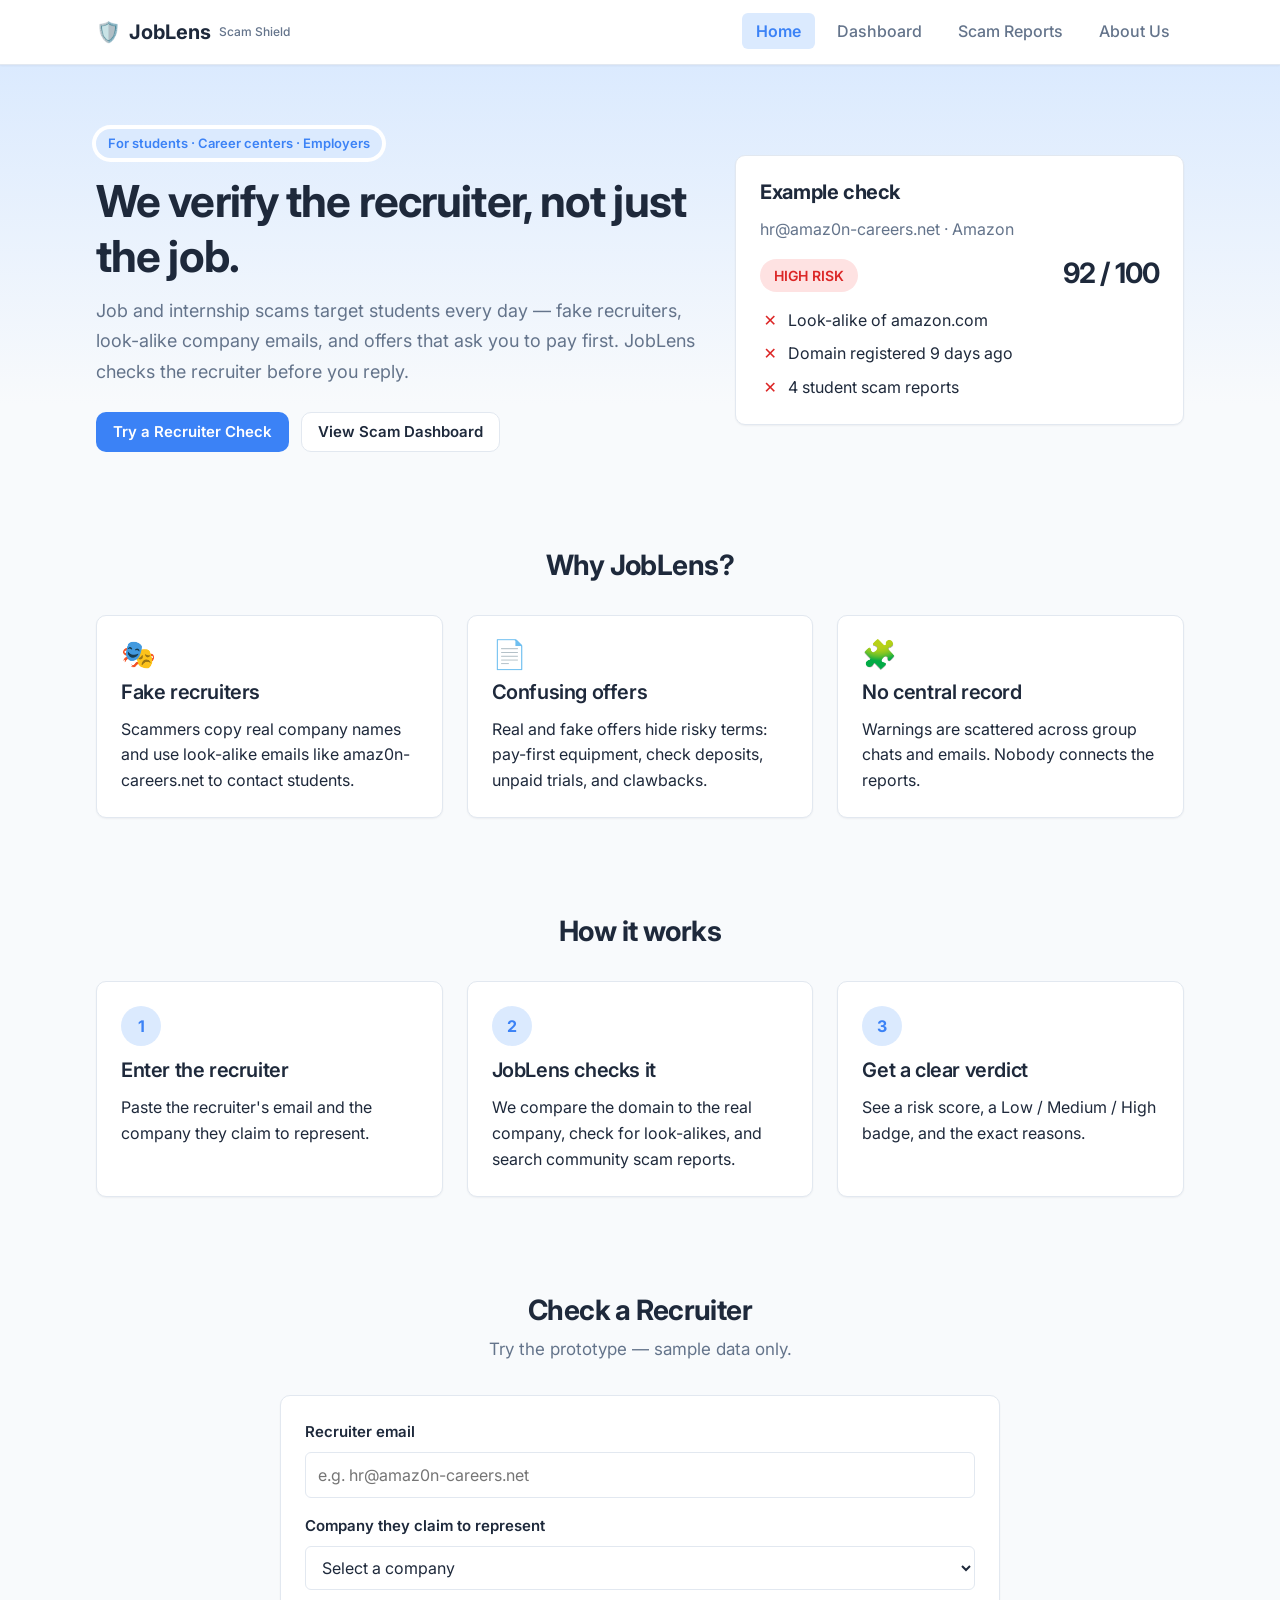
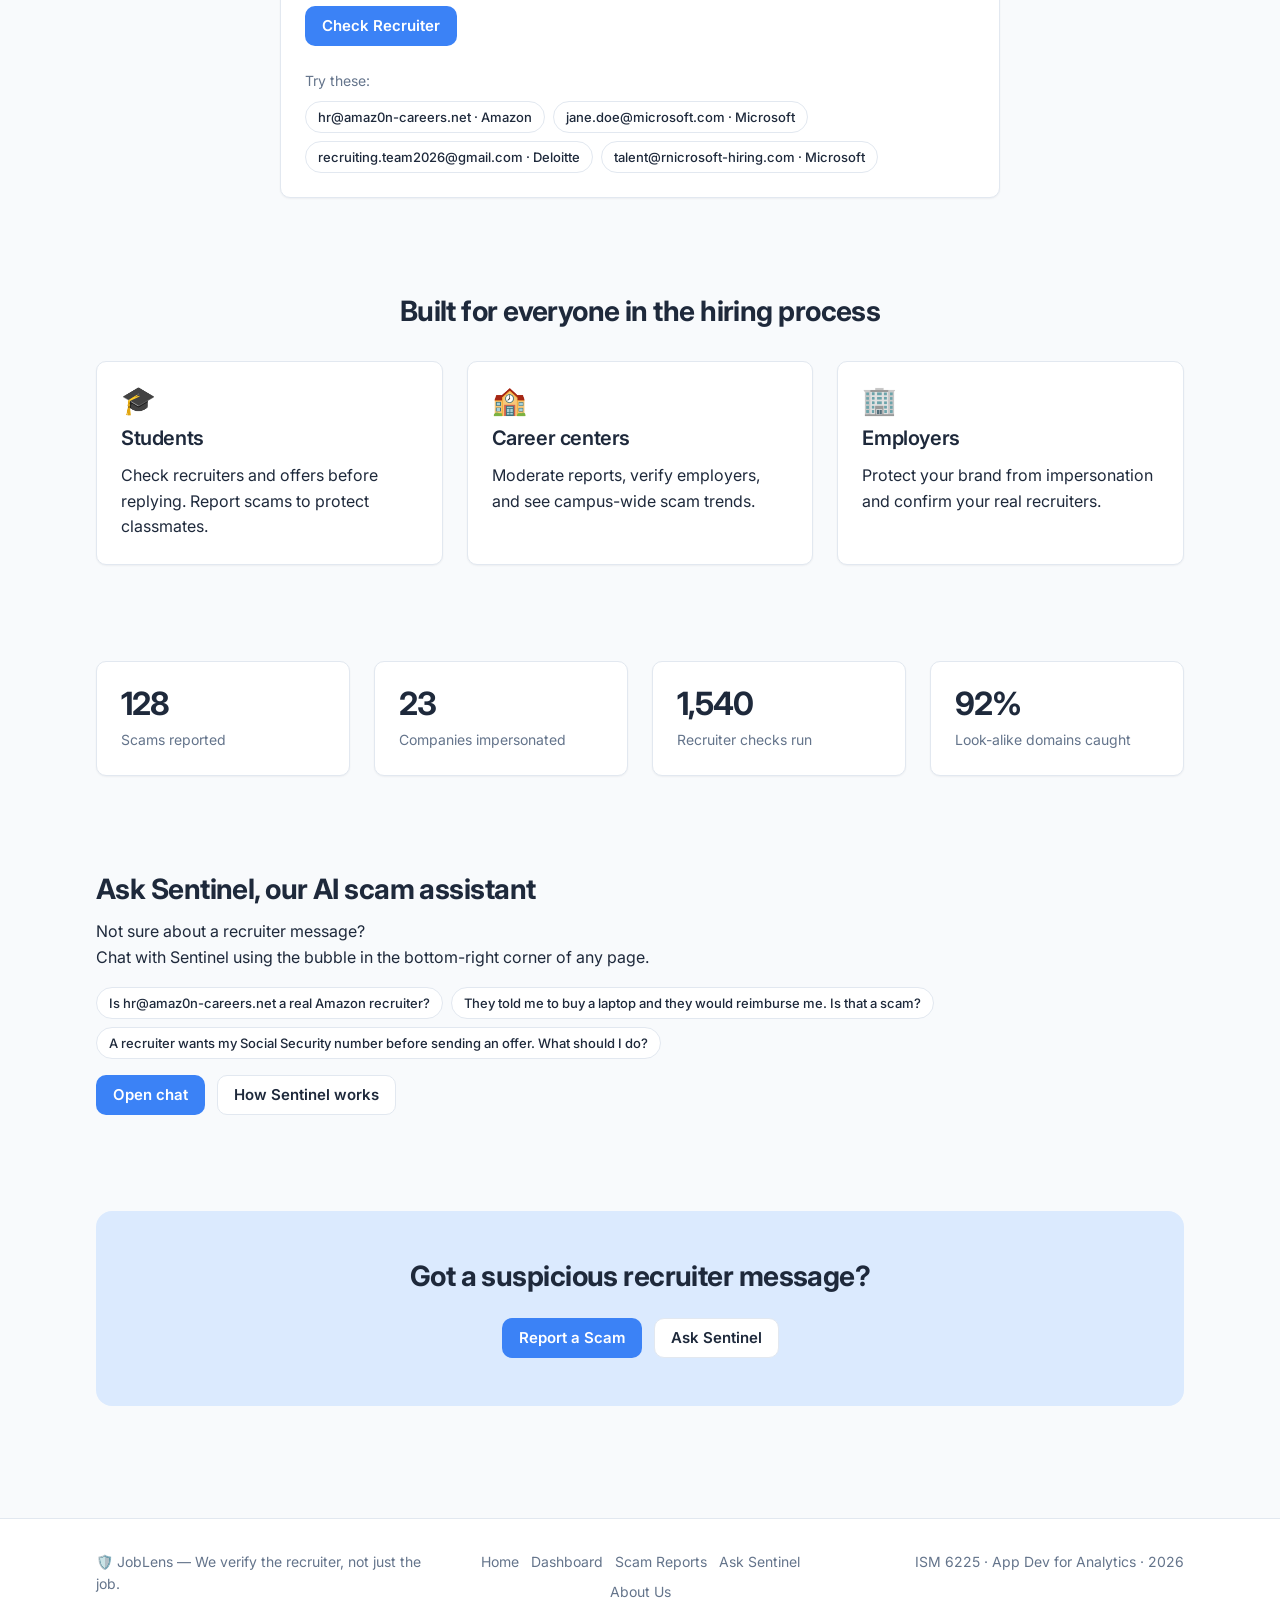
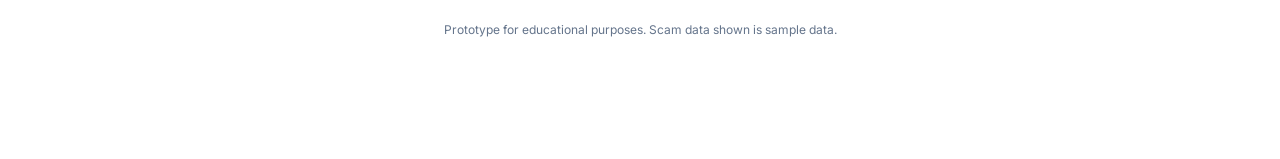
<file: index.html>
<!DOCTYPE html>
<html lang="en">
<head>
  <meta charset="UTF-8">
  <meta name="viewport" content="width=device-width, initial-scale=1">
  <title>JobLens | Home</title>
  <meta name="description" content="JobLens helps students check job and internship offers for scam risk. A trust-and-safety tool for university career centers.">
  <link rel="preconnect" href="https://fonts.googleapis.com">
  <link rel="preconnect" href="https://fonts.gstatic.com" crossorigin>
  <link href="https://fonts.googleapis.com/css2?family=Inter:wght@400;500;600;700&display=swap" rel="stylesheet">
  <link rel="stylesheet" href="css/site.css">
  <!-- ===================== BOTPRESS EMBED (Sentinel) ===================== -->
  <script src="https://cdn.botpress.cloud/webchat/v5.0/inject.js"></script>
  <script src="https://files.bpcontent.cloud/2026/10/27/17/20261027173845-1T2RG80U.js" defer></script>
  <!-- ===================== END BOTPRESS EMBED ============================ -->
</head>
<body>
  <header id="site-header" class="site-header">
    <nav class="navbar container flex-between" aria-label="Main navigation">
      <a class="brand" href="index.html">
        <span class="brand-mark" aria-hidden="true">🛡️</span>
        <span class="brand-name">JobLens</span>
        <span class="brand-tagline">Scam Shield</span>
      </a>
      <button class="nav-toggle" type="button" aria-label="Open menu" aria-expanded="false" aria-controls="nav-links">☰</button>
      <ul class="nav-links" id="nav-links">
        <li><a class="nav-link" href="index.html">Home</a></li>
        <li><a class="nav-link" href="dashboard.html">Dashboard</a></li>
        <li><a class="nav-link" href="crud.html">Scam Reports</a></li>
        <li><a class="nav-link" href="aboutus.html">About Us</a></li>
      </ul>
    </nav>
  </header>
  <main class="home">
    <section class="hero">
      <div class="container hero-grid">
        <div class="hero-copy">
          <p class="pill">For students · Career centers · Employers</p>
          <h1>We verify the recruiter, not just the job.</h1>
          <p class="lead">Job and internship scams target students every day — fake recruiters, look-alike company emails, and offers that ask you to pay first. JobLens checks the recruiter before you reply.</p>
          <div class="hero-actions">
            <a class="btn btn-primary" href="#check">Try a Recruiter Check</a>
            <a class="btn btn-secondary" href="dashboard.html">View Scam Dashboard</a>
          </div>
        </div>
        <article class="card example-card">
          <h2 class="example-title">Example check</h2>
          <p class="text-muted example-meta">hr@amaz0n-careers.net · Amazon</p>
          <div class="example-scoreline">
            <span class="badge badge-high badge-lg">HIGH RISK</span>
            <p class="example-score">92 / 100</p>
          </div>
          <ul class="reason-list">
            <li><span class="reason-icon bad" aria-hidden="true">✕</span><span>Look-alike of amazon.com</span></li>
            <li><span class="reason-icon bad" aria-hidden="true">✕</span><span>Domain registered 9 days ago</span></li>
            <li><span class="reason-icon bad" aria-hidden="true">✕</span><span>4 student scam reports</span></li>
          </ul>
        </article>
      </div>
    </section>

    <section class="section">
      <div class="container">
        <div class="section-heading">
          <h2 class="section-title">Why JobLens?</h2>
        </div>
        <div class="grid grid-3">
          <article class="card">
            <p class="card-emoji" aria-hidden="true">🎭</p>
            <h3>Fake recruiters</h3>
            <p>Scammers copy real company names and use look-alike emails like amaz0n-careers.net to contact students.</p>
          </article>
          <article class="card">
            <p class="card-emoji" aria-hidden="true">📄</p>
            <h3>Confusing offers</h3>
            <p>Real and fake offers hide risky terms: pay-first equipment, check deposits, unpaid trials, and clawbacks.</p>
          </article>
          <article class="card">
            <p class="card-emoji" aria-hidden="true">🧩</p>
            <h3>No central record</h3>
            <p>Warnings are scattered across group chats and emails. Nobody connects the reports.</p>
          </article>
        </div>
      </div>
    </section>

    <section class="section">
      <div class="container">
        <div class="section-heading">
          <h2 class="section-title">How it works</h2>
        </div>
        <ol class="grid grid-3 step-list">
          <li class="card">
            <span class="step-number" aria-hidden="true">1</span>
            <h3>Enter the recruiter</h3>
            <p>Paste the recruiter's email and the company they claim to represent.</p>
          </li>
          <li class="card">
            <span class="step-number" aria-hidden="true">2</span>
            <h3>JobLens checks it</h3>
            <p>We compare the domain to the real company, check for look-alikes, and search community scam reports.</p>
          </li>
          <li class="card">
            <span class="step-number" aria-hidden="true">3</span>
            <h3>Get a clear verdict</h3>
            <p>See a risk score, a Low / Medium / High badge, and the exact reasons.</p>
          </li>
        </ol>
      </div>
    </section>

    <section class="section" id="check">
      <div class="container">
        <div class="section-heading">
          <h2 class="section-title">Check a Recruiter</h2>
          <p class="section-subtitle">Try the prototype — sample data only.</p>
        </div>
        <div class="check-wrap">
          <form id="recruiter-form" class="card check-form" novalidate>
            <div class="form-group">
              <label for="recruiter-email">Recruiter email</label>
              <input id="recruiter-email" name="email" type="email" required placeholder="e.g. hr@amaz0n-careers.net" autocomplete="off">
              <p id="recruiter-error" class="form-error" hidden></p>
            </div>
            <div class="form-group">
              <label for="company">Company they claim to represent</label>
              <select id="company" name="company" required>
                <option value="">Select a company</option>
                <option>Amazon</option>
                <option>Microsoft</option>
                <option>Google</option>
                <option>Deloitte</option>
                <option>JPMorgan Chase</option>
                <option>Raymond James</option>
                <option>Moffitt Cancer Center</option>
                <option>Publix</option>
                <option>Other / Not listed</option>
              </select>
              <p id="company-error" class="form-error" hidden></p>
            </div>
            <button class="btn btn-primary" type="submit">Check Recruiter</button>
            <div class="try-these">
              <p class="small text-muted">Try these:</p>
              <div class="chip-row">
                <button class="chip" type="button" data-email="hr@amaz0n-careers.net" data-company="Amazon">hr@amaz0n-careers.net · Amazon</button>
                <button class="chip" type="button" data-email="jane.doe@microsoft.com" data-company="Microsoft">jane.doe@microsoft.com · Microsoft</button>
                <button class="chip" type="button" data-email="recruiting.team2026@gmail.com" data-company="Deloitte">recruiting.team2026@gmail.com · Deloitte</button>
                <button class="chip" type="button" data-email="talent@rnicrosoft-hiring.com" data-company="Microsoft">talent@rnicrosoft-hiring.com · Microsoft</button>
              </div>
            </div>
          </form>
          <div id="check-result" aria-live="polite" hidden></div>
        </div>
      </div>
    </section>

    <section class="section">
      <div class="container">
        <div class="section-heading">
          <h2 class="section-title">Built for everyone in the hiring process</h2>
        </div>
        <div class="grid grid-3">
          <article class="card">
            <p class="card-emoji" aria-hidden="true">🎓</p>
            <h3>Students</h3>
            <p>Check recruiters and offers before replying. Report scams to protect classmates.</p>
          </article>
          <article class="card">
            <p class="card-emoji" aria-hidden="true">🏫</p>
            <h3>Career centers</h3>
            <p>Moderate reports, verify employers, and see campus-wide scam trends.</p>
          </article>
          <article class="card">
            <p class="card-emoji" aria-hidden="true">🏢</p>
            <h3>Employers</h3>
            <p>Protect your brand from impersonation and confirm your real recruiters.</p>
          </article>
        </div>
      </div>
    </section>

    <section class="section">
      <div class="container">
        <div class="grid grid-4">
          <article class="kpi">
            <p class="kpi-value">128</p>
            <p class="kpi-label">Scams reported</p>
          </article>
          <article class="kpi">
            <p class="kpi-value">23</p>
            <p class="kpi-label">Companies impersonated</p>
          </article>
          <article class="kpi">
            <p class="kpi-value">1,540</p>
            <p class="kpi-label">Recruiter checks run</p>
          </article>
          <article class="kpi">
            <p class="kpi-value">92%</p>
            <p class="kpi-label">Look-alike domains caught</p>
          </article>
        </div>
      </div>
    </section>

    <section class="section sentinel-home" aria-labelledby="sentinel-home-title">
      <div class="container">
        <h2 id="sentinel-home-title">Ask Sentinel, our AI scam assistant</h2>
        <p>Not sure about a recruiter message?</p>
        <p>Chat with Sentinel using the bubble in the bottom-right corner of any page.</p>
        <div class="chip-row sentinel-questions">
          <button class="chip sentinel-chip" type="button" data-question="Is hr@amaz0n-careers.net a real Amazon recruiter?">Is hr@amaz0n-careers.net a real Amazon recruiter?</button>
          <button class="chip sentinel-chip" type="button" data-question="They told me to buy a laptop and they would reimburse me. Is that a scam?">They told me to buy a laptop and they would reimburse me. Is that a scam?</button>
          <button class="chip sentinel-chip" type="button" data-question="A recruiter wants my Social Security number before sending an offer. What should I do?">A recruiter wants my Social Security number before sending an offer. What should I do?</button>
        </div>
        <p class="sentinel-copy" hidden>Copied! Paste it into the chat.</p>
        <div class="sentinel-actions">
          <button class="btn btn-primary open-chat" type="button">Open chat</button>
          <a class="btn btn-secondary" href="bot.html">How Sentinel works</a>
        </div>
        <p class="alert alert-info chat-hint" hidden>Click the chat bubble in the bottom-right corner to start.</p>
      </div>
    </section>

    <section class="section">
      <div class="container">
        <div class="cta-band">
          <h2>Got a suspicious recruiter message?</h2>
          <div class="cta-actions">
            <a class="btn btn-primary" href="crud.html">Report a Scam</a>
            <a class="btn btn-secondary" href="bot.html">Ask Sentinel</a>
          </div>
        </div>
      </div>
    </section>
  </main>
  <footer id="site-footer" class="site-footer">
    <div class="container">
      <div class="footer-row">
        <p class="footer-brand">🛡️ JobLens — We verify the recruiter, not just the job.</p>
        <nav class="footer-nav" aria-label="Footer">
          <a href="index.html">Home</a>
          <a href="dashboard.html">Dashboard</a>
          <a href="crud.html">Scam Reports</a>
          <a href="bot.html">Ask Sentinel</a>
          <a href="aboutus.html">About Us</a>
        </nav>
        <p class="footer-course">ISM 6225 · App Dev for Analytics · <span id="year"></span></p>
      </div>
      <p class="footer-disclaimer">Prototype for educational purposes. Scam data shown is sample data.</p>
    </div>
  </footer>
  <script src="js/main.js" defer></script>
</body>
</html>
</file>
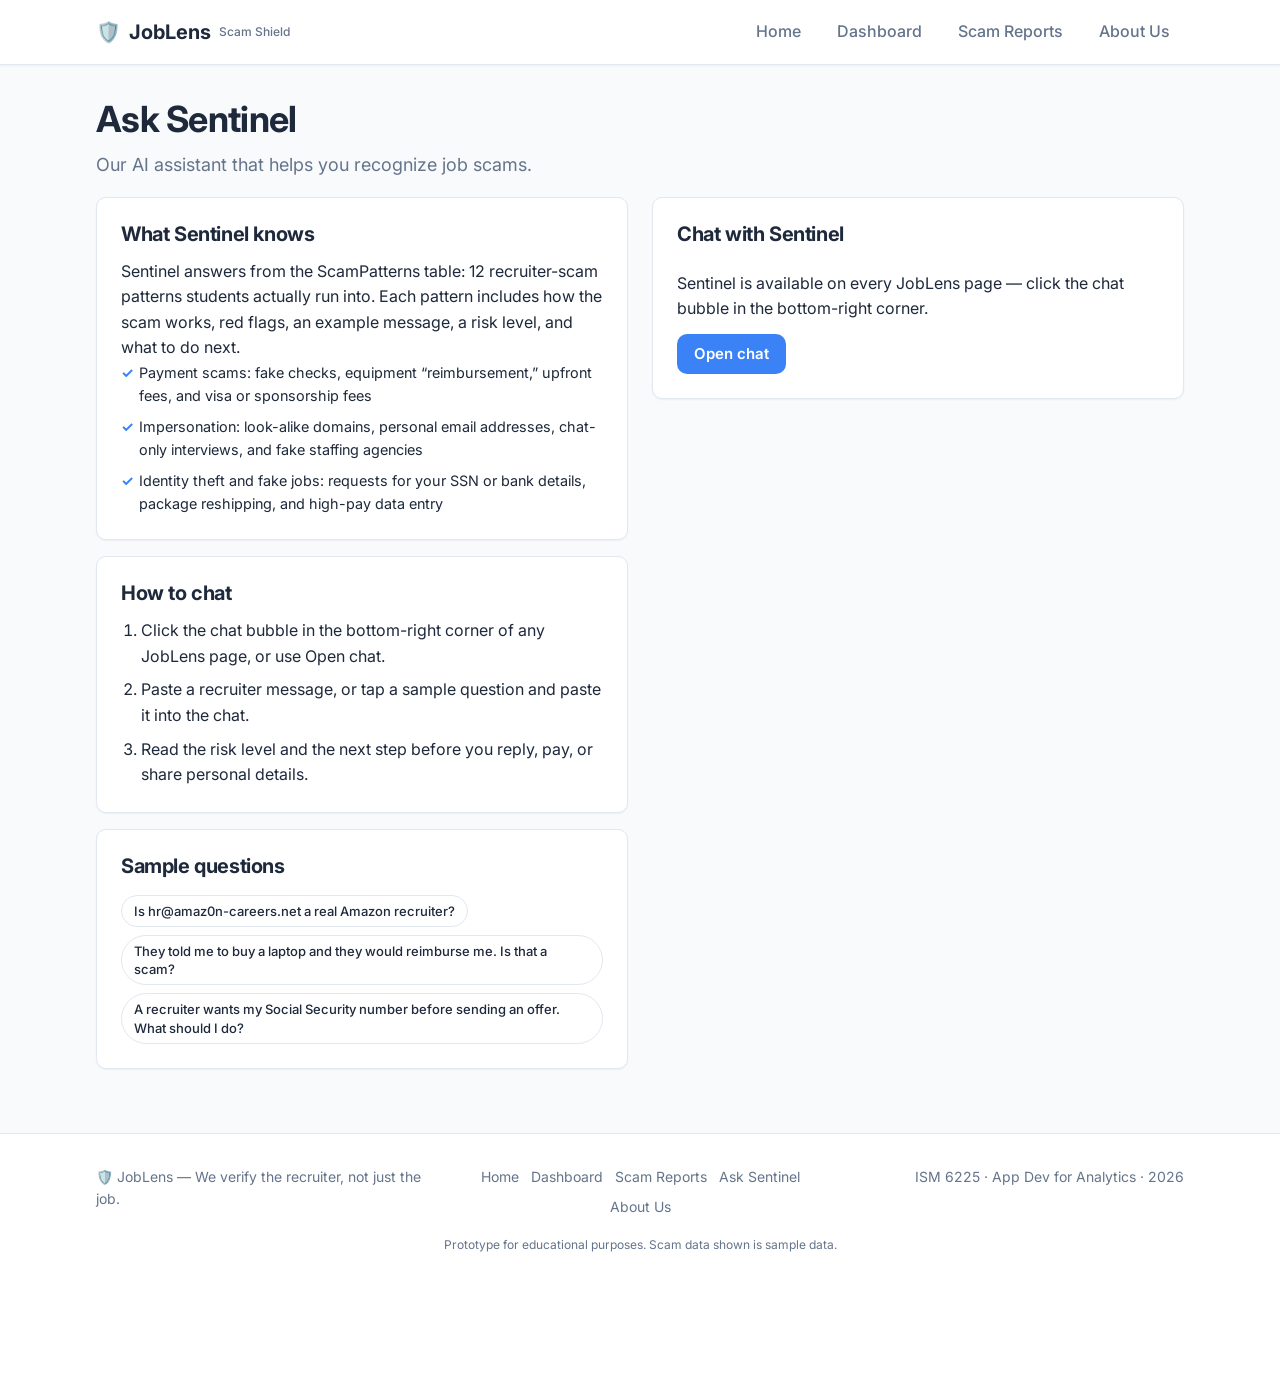
<file: bot.html>
<!DOCTYPE html>
<html lang="en">
<head>
  <meta charset="UTF-8">
  <meta name="viewport" content="width=device-width, initial-scale=1">
  <title>JobLens | Ask Sentinel</title>
  <meta name="description" content="Ask Sentinel whether a job or internship offer looks safe, and get a plain-language risk check for students.">
  <link rel="preconnect" href="https://fonts.googleapis.com">
  <link rel="preconnect" href="https://fonts.gstatic.com" crossorigin>
  <link href="https://fonts.googleapis.com/css2?family=Inter:wght@400;500;600;700&display=swap" rel="stylesheet">
  <link rel="stylesheet" href="css/site.css">
  <!-- ===================== BOTPRESS EMBED (Sentinel) ===================== -->
  <script src="https://cdn.botpress.cloud/webchat/v5.0/inject.js"></script>
  <script src="https://files.bpcontent.cloud/2026/10/27/17/20261027173845-1T2RG80U.js" defer></script>
  <!-- ===================== END BOTPRESS EMBED ============================ -->
</head>
<body>
  <header id="site-header" class="site-header">
    <nav class="navbar container flex-between" aria-label="Main navigation">
      <a class="brand" href="index.html">
        <span class="brand-mark" aria-hidden="true">🛡️</span>
        <span class="brand-name">JobLens</span>
        <span class="brand-tagline">Scam Shield</span>
      </a>
      <button class="nav-toggle" type="button" aria-label="Open menu" aria-expanded="false" aria-controls="nav-links">☰</button>
      <ul class="nav-links" id="nav-links">
        <li><a class="nav-link" href="index.html">Home</a></li>
        <li><a class="nav-link" href="dashboard.html">Dashboard</a></li>
        <li><a class="nav-link" href="crud.html">Scam Reports</a></li>
        <li><a class="nav-link" href="aboutus.html">About Us</a></li>
      </ul>
    </nav>
  </header>
  <main class="container">
    <section class="page-header">
      <h1>Ask Sentinel</h1>
      <p class="lead text-muted">Our AI assistant that helps you recognize job scams.</p>
    </section>
    <div class="grid grid-2 sentinel-layout">
      <div class="sentinel-details">
        <section class="card">
          <h2>What Sentinel knows</h2>
          <p>Sentinel answers from the ScamPatterns table: 12 recruiter-scam patterns students actually run into. Each pattern includes how the scam works, red flags, an example message, a risk level, and what to do next.</p>
          <ul class="contrib-list">
            <li>Payment scams: fake checks, equipment “reimbursement,” upfront fees, and visa or sponsorship fees</li>
            <li>Impersonation: look-alike domains, personal email addresses, chat-only interviews, and fake staffing agencies</li>
            <li>Identity theft and fake jobs: requests for your SSN or bank details, package reshipping, and high-pay data entry</li>
          </ul>
        </section>
        <section class="card">
          <h2>How to chat</h2>
          <ol class="sentinel-steps">
            <li>Click the chat bubble in the bottom-right corner of any JobLens page, or use Open chat.</li>
            <li>Paste a recruiter message, or tap a sample question and paste it into the chat.</li>
            <li>Read the risk level and the next step before you reply, pay, or share personal details.</li>
          </ol>
        </section>
        <section class="card sentinel-samples">
          <h2>Sample questions</h2>
          <div class="chip-row sentinel-questions">
            <button class="chip sentinel-chip" type="button" data-question="Is hr@amaz0n-careers.net a real Amazon recruiter?">Is hr@amaz0n-careers.net a real Amazon recruiter?</button>
            <button class="chip sentinel-chip" type="button" data-question="They told me to buy a laptop and they would reimburse me. Is that a scam?">They told me to buy a laptop and they would reimburse me. Is that a scam?</button>
            <button class="chip sentinel-chip" type="button" data-question="A recruiter wants my Social Security number before sending an offer. What should I do?">A recruiter wants my Social Security number before sending an offer. What should I do?</button>
          </div>
          <p class="sentinel-copy" hidden>Copied! Paste it into the chat.</p>
        </section>
      </div>
      <aside class="card sentinel-card">
        <h2>Chat with Sentinel</h2>
        <p>Sentinel is available on every JobLens page — click the chat bubble in the bottom-right corner.</p>
        <button class="btn btn-primary open-chat" type="button">Open chat</button>
        <p class="alert alert-info chat-hint" hidden>Click the chat bubble in the bottom-right corner to start.</p>
      </aside>
    </div>
  </main>
  <footer id="site-footer" class="site-footer">
    <div class="container">
      <div class="footer-row">
        <p class="footer-brand">🛡️ JobLens — We verify the recruiter, not just the job.</p>
        <nav class="footer-nav" aria-label="Footer">
          <a href="index.html">Home</a>
          <a href="dashboard.html">Dashboard</a>
          <a href="crud.html">Scam Reports</a>
          <a href="bot.html">Ask Sentinel</a>
          <a href="aboutus.html">About Us</a>
        </nav>
        <p class="footer-course">ISM 6225 · App Dev for Analytics · <span id="year"></span></p>
      </div>
      <p class="footer-disclaimer">Prototype for educational purposes. Scam data shown is sample data.</p>
    </div>
  </footer>
  <script src="js/main.js" defer></script>
</body>
</html>
</file>
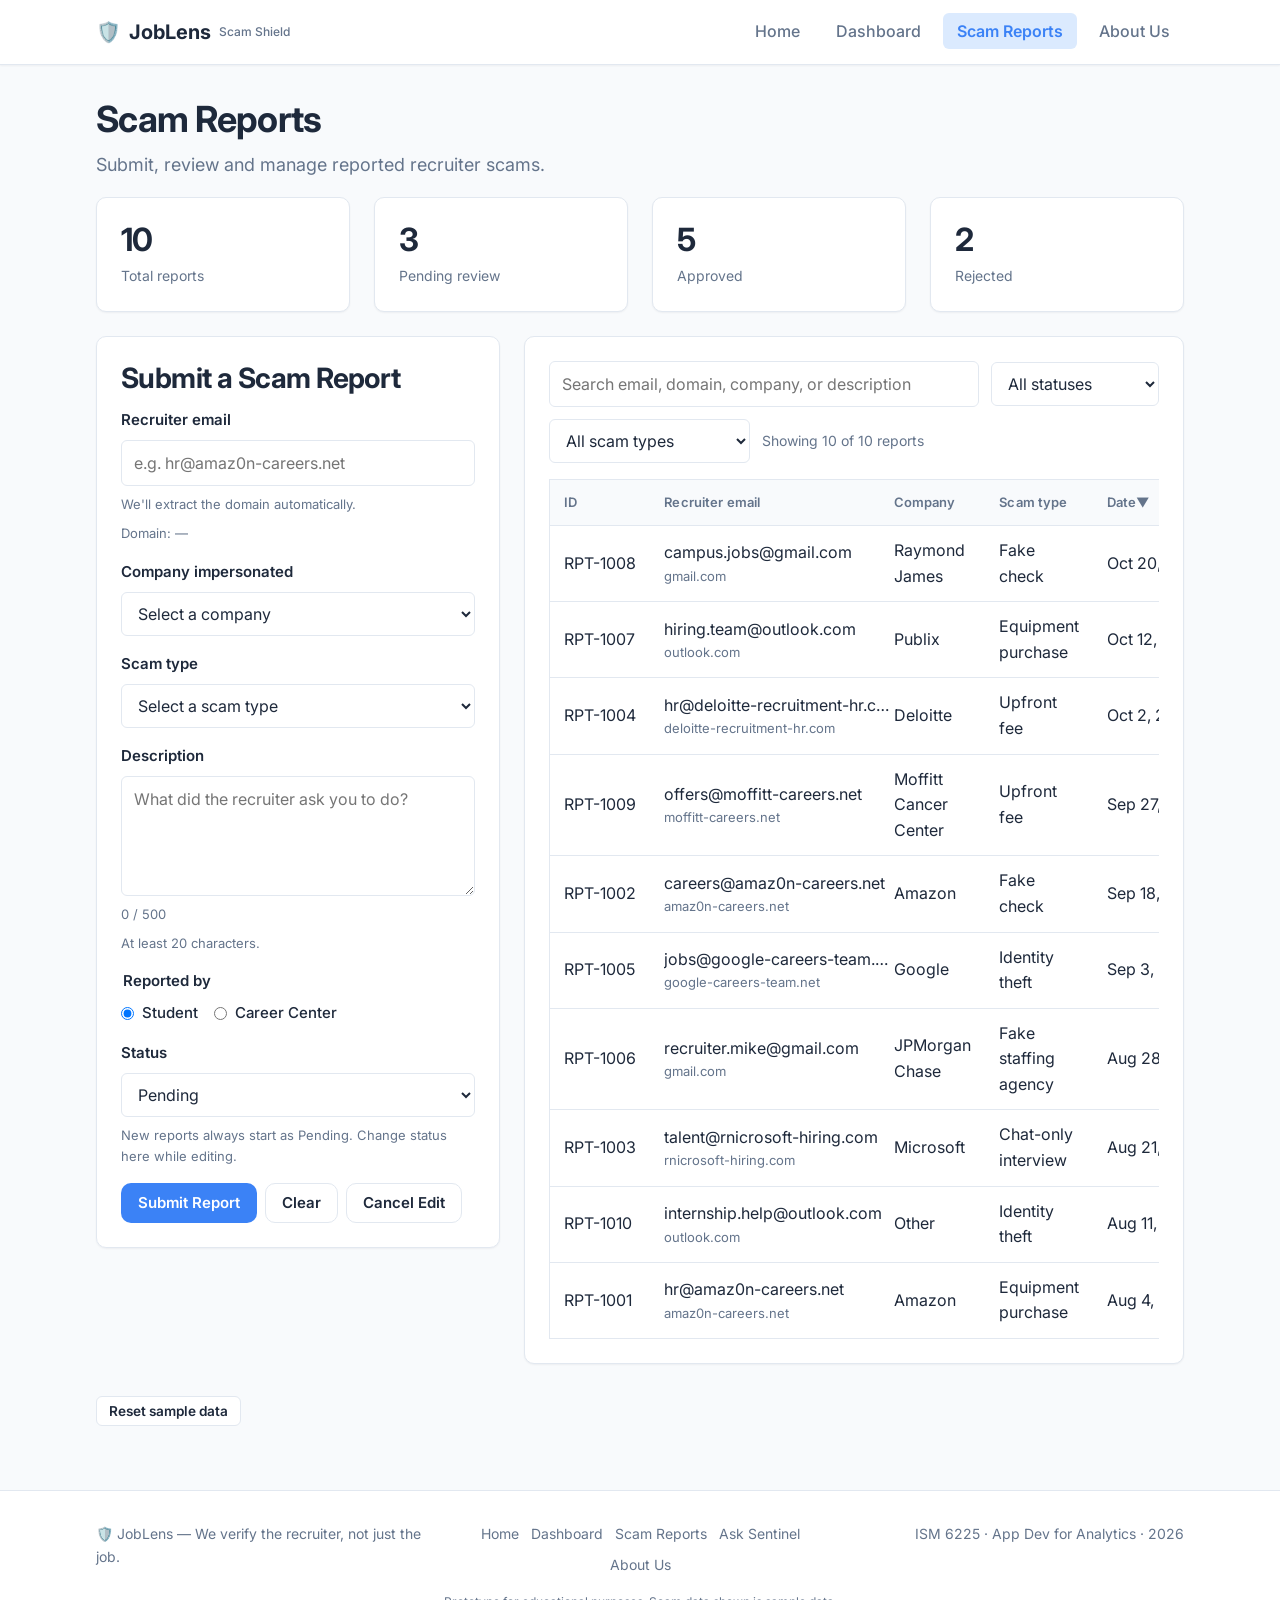
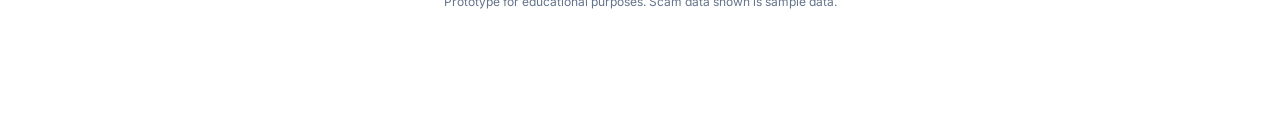
<file: crud.html>
<!DOCTYPE html>
<html lang="en">
<head>
  <meta charset="UTF-8">
  <meta name="viewport" content="width=device-width, initial-scale=1">
  <title>JobLens | Scam Reports</title>
  <meta name="description" content="Review, add, and update student reports of suspicious job and internship offers in JobLens.">
  <link rel="preconnect" href="https://fonts.googleapis.com">
  <link rel="preconnect" href="https://fonts.gstatic.com" crossorigin>
  <link href="https://fonts.googleapis.com/css2?family=Inter:wght@400;500;600;700&display=swap" rel="stylesheet">
  <link rel="stylesheet" href="css/site.css">
  <!-- ===================== BOTPRESS EMBED (Sentinel) ===================== -->
  <script src="https://cdn.botpress.cloud/webchat/v5.0/inject.js"></script>
  <script src="https://files.bpcontent.cloud/2026/10/27/17/20261027173845-1T2RG80U.js" defer></script>
  <!-- ===================== END BOTPRESS EMBED ============================ -->
</head>
<body>
  <header id="site-header" class="site-header">
    <nav class="navbar container flex-between" aria-label="Main navigation">
      <a class="brand" href="index.html">
        <span class="brand-mark" aria-hidden="true">🛡️</span>
        <span class="brand-name">JobLens</span>
        <span class="brand-tagline">Scam Shield</span>
      </a>
      <button class="nav-toggle" type="button" aria-label="Open menu" aria-expanded="false" aria-controls="nav-links">☰</button>
      <ul class="nav-links" id="nav-links">
        <li><a class="nav-link" href="index.html">Home</a></li>
        <li><a class="nav-link" href="dashboard.html">Dashboard</a></li>
        <li><a class="nav-link" href="crud.html">Scam Reports</a></li>
        <li><a class="nav-link" href="aboutus.html">About Us</a></li>
      </ul>
    </nav>
  </header>
  <main class="container">
    <section class="page-header">
      <h1>Scam Reports</h1>
      <p class="lead text-muted">Submit, review and manage reported recruiter scams.</p>
    </section>

    <div class="crud-summary grid grid-4">
      <article class="kpi">
        <p class="kpi-value" id="kpi-total">10</p>
        <p class="kpi-label">Total reports</p>
      </article>
      <article class="kpi">
        <p class="kpi-value" id="kpi-pending">3</p>
        <p class="kpi-label">Pending review</p>
      </article>
      <article class="kpi">
        <p class="kpi-value" id="kpi-approved">5</p>
        <p class="kpi-label">Approved</p>
      </article>
      <article class="kpi">
        <p class="kpi-value" id="kpi-rejected">2</p>
        <p class="kpi-label">Rejected</p>
      </article>
    </div>

    <div id="crud-message" role="status" aria-live="polite"></div>

    <div class="crud-layout">
      <form id="report-form" class="card crud-form" novalidate>
        <h2 id="form-title">Submit a Scam Report</h2>

        <div class="form-group">
          <label for="report-email">Recruiter email</label>
          <input id="report-email" name="email" type="email" required autocomplete="off" placeholder="e.g. hr@amaz0n-careers.net">
          <p class="form-help">We'll extract the domain automatically.</p>
          <p class="domain-preview" id="domain-preview">Domain: —</p>
          <p class="form-error" id="email-error" hidden></p>
        </div>

        <div class="form-group">
          <label for="report-company">Company impersonated</label>
          <select id="report-company" name="company" required>
            <option value="">Select a company</option>
            <option>Amazon</option>
            <option>Microsoft</option>
            <option>Google</option>
            <option>Deloitte</option>
            <option>JPMorgan Chase</option>
            <option>Raymond James</option>
            <option>Moffitt Cancer Center</option>
            <option>Publix</option>
            <option>Other</option>
          </select>
          <p class="form-error" id="company-error" hidden></p>
        </div>

        <div class="form-group">
          <label for="report-type">Scam type</label>
          <select id="report-type" name="scamType" required>
            <option value="">Select a scam type</option>
            <option>Fake check</option>
            <option>Equipment purchase</option>
            <option>Upfront fee</option>
            <option>Chat-only interview</option>
            <option>Identity theft</option>
            <option>Fake staffing agency</option>
          </select>
          <p class="form-error" id="type-error" hidden></p>
        </div>

        <div class="form-group">
          <label for="report-description">Description</label>
          <textarea id="report-description" name="description" required placeholder="What did the recruiter ask you to do?"></textarea>
          <p class="char-counter" id="char-counter">0 / 500</p>
          <p class="form-help">At least 20 characters.</p>
          <p class="form-error" id="description-error" hidden></p>
        </div>

        <fieldset class="form-group">
          <legend>Reported by</legend>
          <div class="radio-row">
            <label for="reported-student"><input id="reported-student" type="radio" name="reportedBy" value="Student" checked> Student</label>
            <label for="reported-center"><input id="reported-center" type="radio" name="reportedBy" value="Career Center"> Career Center</label>
          </div>
        </fieldset>

        <div class="form-group" id="status-group" hidden>
          <label for="report-status">Status</label>
          <select id="report-status" name="status">
            <option>Pending</option>
            <option>Approved</option>
            <option>Rejected</option>
          </select>
          <p class="form-help">New reports always start as Pending. Change status here while editing.</p>
        </div>

        <div class="form-actions">
          <button class="btn btn-primary" id="form-submit" type="submit">Submit Report</button>
          <button class="btn btn-secondary" id="form-clear" type="button">Clear</button>
          <button class="btn btn-secondary" id="form-cancel" type="button" hidden>Cancel Edit</button>
        </div>
      </form>

      <section class="card" aria-labelledby="table-title">
        <h2 class="sr-only" id="table-title">Submitted reports</h2>
        <div class="toolbar">
          <div class="toolbar-search">
            <label class="sr-only" for="report-search">Search reports</label>
            <input id="report-search" type="search" placeholder="Search email, domain, company, or description">
          </div>
          <div>
            <label class="sr-only" for="filter-status">Filter by status</label>
            <select id="filter-status">
              <option value="All">All statuses</option>
              <option>Pending</option>
              <option>Approved</option>
              <option>Rejected</option>
            </select>
          </div>
          <div>
            <label class="sr-only" for="filter-type">Filter by scam type</label>
            <select id="filter-type">
              <option value="All">All scam types</option>
              <option>Fake check</option>
              <option>Equipment purchase</option>
              <option>Upfront fee</option>
              <option>Chat-only interview</option>
              <option>Identity theft</option>
              <option>Fake staffing agency</option>
            </select>
          </div>
          <p class="small text-muted" id="report-count">Showing 10 of 10 reports</p>
        </div>

        <div class="table-wrap">
          <table class="table" id="report-table">
            <thead>
              <tr>
                <th class="sortable" scope="col"><button class="sort-btn" type="button" data-sort="id">ID <span data-mark="id"></span></button></th>
                <th scope="col">Recruiter email</th>
                <th class="sortable" scope="col"><button class="sort-btn" type="button" data-sort="company">Company <span data-mark="company"></span></button></th>
                <th scope="col">Scam type</th>
                <th class="sortable" scope="col"><button class="sort-btn" type="button" data-sort="date">Date <span data-mark="date"> ▼</span></button></th>
                <th scope="col">Status</th>
                <th scope="col">Actions</th>
              </tr>
            </thead>
            <tbody id="report-rows"></tbody>
          </table>
        </div>
        <p class="scroll-hint">Scroll →</p>
      </section>
    </div>

    <p class="reset-row">
      <button class="btn btn-secondary btn-sm" id="reset-data" type="button">Reset sample data</button>
    </p>
  </main>

  <div class="modal-backdrop" id="modal-backdrop"></div>

  <div class="modal modal-wide" id="view-modal" role="dialog" aria-modal="true" aria-labelledby="view-title">
    <div class="modal-header">
      <h2 class="modal-title" id="view-title">Report details</h2>
      <button class="modal-close" type="button" data-close aria-label="Close">✕</button>
    </div>
    <dl class="detail-list" id="view-details"></dl>
    <div class="modal-actions">
      <button class="btn btn-secondary" type="button" data-close data-autofocus>Close</button>
    </div>
  </div>

  <div class="modal" id="delete-modal" role="dialog" aria-modal="true" aria-labelledby="delete-title">
    <div class="modal-header">
      <h2 class="modal-title" id="delete-title">Delete report</h2>
      <button class="modal-close" type="button" data-close aria-label="Close">✕</button>
    </div>
    <p id="delete-text"></p>
    <div class="modal-actions">
      <button class="btn btn-secondary" type="button" data-close data-autofocus>Cancel</button>
      <button class="btn btn-danger" id="confirm-delete" type="button">Delete</button>
    </div>
  </div>

  <div class="modal" id="reset-modal" role="dialog" aria-modal="true" aria-labelledby="reset-title">
    <div class="modal-header">
      <h2 class="modal-title" id="reset-title">Reset sample data</h2>
      <button class="modal-close" type="button" data-close aria-label="Close">✕</button>
    </div>
    <p>Replace every report with the original 10 sample reports? This cannot be undone.</p>
    <div class="modal-actions">
      <button class="btn btn-secondary" type="button" data-close data-autofocus>Cancel</button>
      <button class="btn btn-danger" id="confirm-reset" type="button">Reset sample data</button>
    </div>
  </div>
  <footer id="site-footer" class="site-footer">
    <div class="container">
      <div class="footer-row">
        <p class="footer-brand">🛡️ JobLens — We verify the recruiter, not just the job.</p>
        <nav class="footer-nav" aria-label="Footer">
          <a href="index.html">Home</a>
          <a href="dashboard.html">Dashboard</a>
          <a href="crud.html">Scam Reports</a>
          <a href="bot.html">Ask Sentinel</a>
          <a href="aboutus.html">About Us</a>
        </nav>
        <p class="footer-course">ISM 6225 · App Dev for Analytics · <span id="year"></span></p>
      </div>
      <p class="footer-disclaimer">Prototype for educational purposes. Scam data shown is sample data.</p>
    </div>
  </footer>
  <script src="js/main.js" defer></script>
  <script src="js/crud.js" defer></script>
</body>
</html>
</file>
<file: css/site.css>
/* JobLens light design system */

/* ==========================================================================
   a) CSS variables
   ========================================================================== */

:root {
  --bg: #F8FAFC;
  --surface: #FFFFFF;
  --border: #E2E8F0;
  --text: #1E293B;
  --muted: #64748B;
  --primary: #3B82F6;
  --primary-hover: #2563EB;
  --primary-light: #DBEAFE;
  --low: #16A34A;
  --low-bg: #DCFCE7;
  --medium: #D97706;
  --medium-bg: #FEF3C7;
  --high: #DC2626;
  --high-bg: #FEE2E2;
  --chart-1: #93C5FD;
  --chart-2: #86EFAC;
  --chart-3: #FCD34D;
  --chart-4: #FCA5A5;
  --chart-5: #C4B5FD;
  --chart-6: #A5F3FC;

  --radius-sm: 6px;
  --radius: 10px;
  --radius-lg: 16px;
  --shadow-sm: 0 1px 2px rgba(15, 23, 42, 0.05);
  --shadow: 0 4px 12px rgba(15, 23, 42, 0.06);
  --space-1: 4px;
  --space-2: 8px;
  --space-3: 12px;
  --space-4: 16px;
  --space-5: 24px;
  --space-6: 32px;
  --space-7: 48px;
  --space-8: 64px;
  --container: 1120px;
  --font: "Inter", system-ui, -apple-system, "Segoe UI", Roboto, sans-serif;
}

/* ==========================================================================
   b) Reset and base
   ========================================================================== */

*,
*::before,
*::after {
  box-sizing: border-box;
  margin: 0;
}

body {
  display: flex;
  flex-direction: column;
  min-height: 100vh;
  background: var(--bg);
  color: var(--text);
  font-family: var(--font);
  font-size: 1rem;
  line-height: 1.6;
}

img {
  max-width: 100%;
  height: auto;
  display: block;
}

a {
  color: var(--primary);
  text-underline-offset: 2px;
}

a:hover {
  color: var(--primary-hover);
}

:focus-visible {
  outline: 2px solid var(--primary);
  outline-offset: 2px;
}

button,
input,
select,
textarea {
  font-family: inherit;
}

main {
  flex: 1;
  width: 100%;
  min-width: 0;
  padding-top: var(--space-4);
  padding-bottom: var(--space-6);
}

/* ==========================================================================
   c) Typography
   ========================================================================== */

h1,
h2,
h3,
h4 {
  line-height: 1.25;
  letter-spacing: -0.02em;
  color: var(--text);
  margin-bottom: var(--space-3);
}

h1 {
  font-size: 2.25rem;
  font-weight: 700;
}

h2 {
  font-size: 1.75rem;
  font-weight: 700;
}

h3 {
  font-size: 1.25rem;
  font-weight: 600;
}

h4 {
  font-size: 1.0625rem;
  font-weight: 600;
}

.text-muted {
  color: var(--muted);
}

.lead {
  font-size: 1.125rem;
  line-height: 1.7;
  color: var(--muted);
}

.small {
  font-size: 0.875rem;
}

/* ==========================================================================
   d) Layout utilities
   ========================================================================== */

.container {
  width: 100%;
  max-width: var(--container);
  margin-inline: auto;
  padding: 0 var(--space-4);
}

.section {
  padding-block: var(--space-7);
}

.grid {
  display: grid;
  gap: var(--space-5);
}

.grid-2 {
  grid-template-columns: repeat(2, minmax(0, 1fr));
}

.grid-3 {
  grid-template-columns: repeat(3, minmax(0, 1fr));
}

.grid-4 {
  grid-template-columns: repeat(4, minmax(0, 1fr));
}

.flex {
  display: flex;
  align-items: center;
  flex-wrap: wrap;
}

.flex-between {
  display: flex;
  align-items: center;
  justify-content: space-between;
  gap: var(--space-4);
  flex-wrap: wrap;
}

.gap-2 {
  gap: var(--space-2);
}

.gap-4 {
  gap: var(--space-4);
}

.text-center {
  text-align: center;
}

.mt-2 { margin-top: var(--space-2); }
.mt-3 { margin-top: var(--space-3); }
.mt-4 { margin-top: var(--space-4); }
.mt-5 { margin-top: var(--space-5); }
.mt-6 { margin-top: var(--space-6); }

.mb-2 { margin-bottom: var(--space-2); }
.mb-3 { margin-bottom: var(--space-3); }
.mb-4 { margin-bottom: var(--space-4); }
.mb-5 { margin-bottom: var(--space-5); }
.mb-6 { margin-bottom: var(--space-6); }

/* ==========================================================================
   e) Components
   ========================================================================== */

.card {
  background: var(--surface);
  border: 1px solid var(--border);
  border-radius: var(--radius);
  box-shadow: var(--shadow-sm);
  padding: var(--space-5);
}

.card:hover {
  box-shadow: var(--shadow);
}

.btn {
  display: inline-flex;
  align-items: center;
  justify-content: center;
  gap: var(--space-2);
  border: 1px solid transparent;
  border-radius: var(--radius);
  padding: 10px 16px;
  font-size: 0.9375rem;
  font-weight: 600;
  line-height: 1.2;
  text-decoration: none;
  cursor: pointer;
  background: var(--surface);
  color: var(--text);
}

.btn:hover {
  text-decoration: none;
}

.btn-primary {
  background: var(--primary);
  color: var(--surface);
}

.btn-primary:hover {
  background: var(--primary-hover);
  color: var(--surface);
}

.btn-secondary {
  background: var(--surface);
  color: var(--text);
  border-color: var(--border);
}

.btn-secondary:hover {
  background: var(--bg);
  color: var(--text);
}

.btn-danger {
  background: var(--high-bg);
  color: var(--high);
}

.btn-danger:hover {
  background: var(--high-bg);
  color: var(--high);
  border-color: var(--high);
}

.btn-sm {
  padding: 6px 12px;
  font-size: 0.85rem;
  line-height: 1.2;
  white-space: nowrap;
  min-width: fit-content;
  border-radius: var(--radius-sm);
}

.btn:disabled,
.btn[aria-disabled="true"] {
  opacity: 0.55;
  cursor: not-allowed;
}

.btn:disabled:hover,
.btn[aria-disabled="true"]:hover {
  background: var(--surface);
  color: var(--text);
  border-color: var(--border);
}

.btn-primary:disabled:hover {
  background: var(--primary);
  color: var(--surface);
  border-color: transparent;
}

.btn-danger:disabled:hover {
  background: var(--high-bg);
  color: var(--high);
  border-color: transparent;
}

.form-group {
  display: flex;
  flex-direction: column;
  gap: var(--space-2);
  margin-bottom: var(--space-4);
}

.form-group label {
  font-size: 0.9375rem;
  font-weight: 600;
}

input,
select,
textarea {
  width: 100%;
  padding: 10px 12px;
  border: 1px solid var(--border);
  border-radius: var(--radius-sm);
  background: var(--surface);
  color: var(--text);
  font-size: 1rem;
  line-height: 1.5;
}

textarea {
  min-height: 120px;
  resize: vertical;
}

input:focus,
select:focus,
textarea:focus {
  border-color: var(--primary);
  outline: 2px solid var(--primary);
  outline-offset: 1px;
  box-shadow: 0 0 0 3px var(--primary-light);
}

.form-error {
  color: var(--high);
  font-size: 0.8125rem;
}

.form-help {
  color: var(--muted);
  font-size: 0.8125rem;
}

.table-wrap {
  width: 100%;
  overflow-x: auto;
}

.table {
  width: 100%;
  border-collapse: collapse;
  background: var(--surface);
  border: 1px solid var(--border);
  border-radius: var(--radius);
}

.table th,
.table td {
  padding: var(--space-3) var(--space-4);
  text-align: left;
  border-bottom: 1px solid var(--border);
  vertical-align: middle;
}

.table th {
  background: var(--bg);
  color: var(--muted);
  font-size: 0.8125rem;
  font-weight: 600;
  letter-spacing: 0.01em;
}

.table tr:last-child td {
  border-bottom: none;
}

.table tbody tr:hover {
  background: var(--bg);
}

.badge {
  display: inline-block;
  padding: 2px 10px;
  border-radius: 999px;
  font-size: 0.75rem;
  font-weight: 600;
  line-height: 1.5;
  white-space: nowrap;
}

.badge-low,
.badge-approved {
  color: var(--low);
  background: var(--low-bg);
}

.badge-medium,
.badge-pending {
  color: var(--medium);
  background: var(--medium-bg);
}

.badge-high,
.badge-rejected {
  color: var(--high);
  background: var(--high-bg);
}

.badge-neutral {
  color: var(--muted);
  background: var(--border);
}

.alert {
  padding: var(--space-3) var(--space-4);
  border: 1px solid var(--border);
  border-radius: var(--radius);
  background: var(--surface);
  color: var(--text);
}

.alert-success {
  color: var(--low);
  background: var(--low-bg);
  border-color: transparent;
}

.alert-error {
  color: var(--high);
  background: var(--high-bg);
  border-color: transparent;
}

.alert-info {
  color: var(--primary);
  background: var(--primary-light);
  border-color: transparent;
}

.kpi {
  background: var(--surface);
  border: 1px solid var(--border);
  border-radius: var(--radius);
  box-shadow: var(--shadow-sm);
  padding: var(--space-5);
}

.kpi-value {
  font-size: 2rem;
  font-weight: 700;
  letter-spacing: -0.03em;
  line-height: 1.1;
  margin-bottom: var(--space-2);
}

.kpi-label {
  color: var(--muted);
  font-size: 0.875rem;
}

.modal-backdrop {
  display: none;
  position: fixed;
  inset: 0;
  z-index: 100;
  background: rgba(15, 23, 42, 0.4);
}

.modal-backdrop.is-open {
  display: block;
}

.modal {
  display: none;
  position: fixed;
  top: 50%;
  left: 50%;
  z-index: 101;
  width: min(100% - var(--space-6), 480px);
  padding: var(--space-5);
  background: var(--surface);
  border: 1px solid var(--border);
  border-radius: var(--radius-lg);
  box-shadow: var(--shadow);
  transform: translate(-50%, -50%);
}

.modal.is-open {
  display: block;
}

.site-header {
  position: sticky;
  top: 0;
  z-index: 100;
  background: var(--surface);
  border-bottom: 1px solid var(--border);
  box-shadow: var(--shadow-sm);
}

.navbar {
  display: flex;
  align-items: center;
  justify-content: space-between;
  flex-wrap: nowrap;
  gap: var(--space-3);
  height: 64px;
  min-height: 64px;
}

.brand {
  display: inline-flex;
  align-items: center;
  gap: var(--space-2);
  flex: 0 0 auto;
  color: var(--text);
  font-size: 1.25rem;
  font-weight: 700;
  line-height: 1;
  text-decoration: none;
  white-space: nowrap;
}

.brand:hover {
  color: var(--text);
}

.brand-tagline {
  color: var(--muted);
  font-size: 0.75rem;
  font-weight: 500;
}

.nav-links {
  display: flex;
  align-items: center;
  gap: var(--space-2);
  margin: 0;
  padding: 0;
  list-style: none;
}

.nav-link {
  color: var(--muted);
  text-decoration: none;
  font-weight: 500;
  padding: 8px 14px;
  border-radius: var(--radius-sm);
}

.nav-link:hover {
  color: var(--text);
  background: var(--bg);
}

.nav-link.active,
.nav-link.active:hover {
  background: var(--primary-light);
  color: var(--primary);
  font-weight: 600;
}

.nav-toggle {
  display: none;
  flex: 0 0 auto;
  align-items: center;
  justify-content: center;
  width: 44px;
  height: 44px;
  padding: 0;
  border: 1px solid var(--border);
  border-radius: var(--radius-sm);
  background: var(--surface);
  color: var(--text);
  font-size: 1.25rem;
  line-height: 1;
  cursor: pointer;
}

.nav-toggle:hover {
  background: var(--bg);
}

.page-header {
  padding: var(--space-6) 0 var(--space-4);
}

.page-header h1 {
  margin-bottom: var(--space-2);
}

.site-footer {
  margin-top: var(--space-8);
  background: var(--surface);
  border-top: 1px solid var(--border);
  padding: var(--space-6) 0 calc(var(--space-6) + 5.5rem);
  color: var(--muted);
  font-size: 0.875rem;
}

.footer-row {
  display: flex;
  align-items: flex-start;
  justify-content: space-between;
  gap: var(--space-5);
}

.footer-brand,
.footer-nav,
.footer-course {
  flex: 1;
  min-width: 0;
}

.footer-course {
  text-align: right;
}

.footer-nav {
  display: flex;
  flex-wrap: wrap;
  justify-content: center;
  gap: var(--space-2) var(--space-3);
}

.footer-nav a {
  color: var(--muted);
  font-size: 0.875rem;
  text-decoration: none;
}

.footer-nav a:hover {
  color: var(--primary);
}

.footer-disclaimer {
  margin-top: var(--space-4);
  color: var(--muted);
  font-size: 0.75rem;
  text-align: center;
}

/* ==========================================================================
   f) Responsive
   ========================================================================== */

@media (max-width: 900px) {
  .grid-3,
  .grid-4 {
    grid-template-columns: repeat(2, minmax(0, 1fr));
  }
}

@media (max-width: 600px) {
  .grid-2,
  .grid-3,
  .grid-4 {
    grid-template-columns: 1fr;
  }

  h1 {
    font-size: 1.75rem;
  }

  .section {
    padding-block: var(--space-5);
  }
}

@media (max-width: 768px) {
  .brand-tagline {
    display: none;
  }

  .nav-toggle {
    display: inline-flex;
  }

  .nav-links {
    display: none;
    position: absolute;
    top: 100%;
    left: 0;
    right: 0;
    flex-direction: column;
    align-items: stretch;
    gap: 0;
    padding: var(--space-2) 0;
    background: var(--surface);
    border-bottom: 1px solid var(--border);
    box-shadow: var(--shadow);
  }

  .nav-links.is-open {
    display: flex;
  }

  .nav-links li {
    width: 100%;
  }

  .nav-link {
    display: flex;
    align-items: center;
    width: 100%;
    min-height: 44px;
    padding: var(--space-3) var(--space-4);
    border-radius: 0;
  }

  .footer-row {
    flex-direction: column;
    align-items: center;
    text-align: center;
  }

  .footer-course {
    text-align: center;
  }
}

/* ==========================================================================
   Home page
   ========================================================================== */

html {
  scroll-behavior: smooth;
}

.home {
  padding-top: 0;
  padding-bottom: 0;
}

.hero {
  background: linear-gradient(180deg, var(--primary-light) 0%, var(--bg) 78%);
  padding: var(--space-8) 0 var(--space-7);
}

.hero-grid {
  display: grid;
  grid-template-columns: 1.15fr 0.85fr;
  gap: var(--space-6);
  align-items: center;
}

.hero h1 {
  font-size: 2.75rem;
}

.hero .lead {
  max-width: 38rem;
  margin-top: var(--space-3);
}

.hero-actions {
  display: flex;
  flex-wrap: wrap;
  gap: var(--space-3);
  margin-top: var(--space-5);
}

.pill {
  display: inline-block;
  margin-bottom: var(--space-4);
  padding: 4px 12px;
  border-radius: 999px;
  background: var(--primary-light);
  color: var(--primary);
  font-size: 0.8125rem;
  font-weight: 600;
  box-shadow: 0 0 0 4px var(--surface);
}

.section-heading {
  max-width: 680px;
  margin: 0 auto var(--space-6);
  text-align: center;
}

.section-title {
  margin-bottom: 0;
}

.section-subtitle {
  margin-top: var(--space-2);
  color: var(--muted);
  font-size: 1.0625rem;
}

.card-emoji {
  margin-bottom: var(--space-3);
  font-size: 1.75rem;
  line-height: 1;
}

.step-list {
  list-style: none;
  padding: 0;
}

.step-number {
  display: inline-flex;
  align-items: center;
  justify-content: center;
  width: 40px;
  height: 40px;
  margin-bottom: var(--space-3);
  border-radius: 50%;
  background: var(--primary-light);
  color: var(--primary);
  font-weight: 700;
}

.example-title {
  font-size: 1.25rem;
}

.example-meta,
.result-email {
  overflow-wrap: anywhere;
}

.example-scoreline,
.result-top {
  display: flex;
  align-items: flex-start;
  justify-content: space-between;
  gap: var(--space-4);
  margin-top: var(--space-4);
}

.example-score,
.result-score {
  font-size: 1.75rem;
  font-weight: 700;
  letter-spacing: -0.03em;
  line-height: 1;
}

.badge-lg {
  padding: 6px 14px;
  font-size: 0.875rem;
}

#check,
#check-result {
  scroll-margin-top: 84px;
}

.check-wrap {
  max-width: 720px;
  margin-inline: auto;
}

.check-form:hover,
.result-card:hover {
  box-shadow: var(--shadow-sm);
}

.try-these {
  margin-top: var(--space-5);
}

.try-these p {
  margin-bottom: var(--space-2);
}

.chip-row {
  display: flex;
  flex-wrap: wrap;
  gap: var(--space-2);
}

.chip {
  max-width: 100%;
  padding: 6px 12px;
  border: 1px solid var(--border);
  border-radius: 999px;
  background: var(--surface);
  color: var(--text);
  font-family: inherit;
  font-size: 0.8125rem;
  font-weight: 500;
  line-height: 1.4;
  text-align: left;
  overflow-wrap: anywhere;
  cursor: pointer;
}

.chip:hover {
  background: var(--primary-light);
  border-color: var(--primary-light);
  color: var(--text);
}

#check-result {
  margin-top: var(--space-4);
}

.result-card {
  animation: result-in 250ms ease;
}

.result-email {
  font-weight: 700;
}

.result-verdict {
  display: flex;
  flex-direction: column;
  align-items: flex-end;
  gap: var(--space-2);
  text-align: right;
}

.result-phrase {
  color: var(--muted);
}

.score-bar {
  height: 10px;
  margin-top: var(--space-4);
  overflow: hidden;
  border-radius: 999px;
  background: var(--border);
}

.score-fill {
  width: var(--score, 0%);
  height: 100%;
  border-radius: inherit;
  transition: width 250ms ease;
}

.score-fill.is-low {
  background: var(--low);
}

.score-fill.is-medium {
  background: var(--medium);
}

.score-fill.is-high {
  background: var(--high);
}

.reason-list {
  display: flex;
  flex-direction: column;
  gap: var(--space-2);
  margin-top: var(--space-4);
  padding: 0;
  list-style: none;
}

.reason-list li {
  display: flex;
  align-items: flex-start;
  gap: var(--space-2);
}

.reason-icon {
  flex: 0 0 auto;
  width: 1.25rem;
  font-weight: 700;
  line-height: 1.6;
  text-align: center;
}

.reason-icon.good {
  color: var(--low);
}

.reason-icon.bad {
  color: var(--high);
}

.reason-icon.info {
  color: var(--muted);
}

.next-steps {
  margin-top: var(--space-4);
  padding: var(--space-4);
  border-radius: var(--radius);
}

.next-steps h3 {
  margin-bottom: var(--space-2);
  font-size: 1.05rem;
}

.next-steps.is-low {
  background: var(--low-bg);
}

.next-steps.is-low h3 {
  color: var(--low);
}

.next-steps.is-medium {
  background: var(--medium-bg);
}

.next-steps.is-medium h3 {
  color: var(--medium);
}

.next-steps.is-high {
  background: var(--high-bg);
}

.next-steps.is-high h3 {
  color: var(--high);
}

.next-steps .btn {
  margin-top: var(--space-3);
}

.result-note {
  margin-top: var(--space-4);
}

.cta-band {
  padding: var(--space-7) var(--space-5);
  border-radius: var(--radius-lg);
  background: var(--primary-light);
  text-align: center;
}

.cta-band h2 {
  margin-bottom: 0;
}

.cta-actions {
  display: flex;
  flex-wrap: wrap;
  justify-content: center;
  gap: var(--space-3);
  margin-top: var(--space-5);
}

@keyframes result-in {
  from {
    opacity: 0;
    transform: translateY(8px);
  }

  to {
    opacity: 1;
    transform: translateY(0);
  }
}

@media (max-width: 900px) {
  .hero-grid {
    grid-template-columns: 1fr;
  }
}

@media (max-width: 768px) {
  .hero {
    padding: var(--space-6) 0;
  }

  .hero h1 {
    font-size: 2rem;
    max-width: none;
  }
}

@media (max-width: 360px) {
  .hero-actions .btn,
  .cta-actions .btn,
  .next-steps .btn {
    width: 100%;
  }

  .result-top,
  .example-scoreline {
    flex-direction: column;
  }

  .result-verdict {
    align-items: flex-start;
    text-align: left;
  }
}

@media (prefers-reduced-motion: reduce) {
  html {
    scroll-behavior: auto;
  }

  .result-card,
  .score-fill {
    animation: none;
    transition: none;
  }
}

/* ==========================================================================
   CRUD page
   ========================================================================== */

.crud-summary {
  margin-bottom: var(--space-5);
}

.crud-layout {
  display: grid;
  grid-template-columns: minmax(0, 38fr) minmax(0, 62fr);
  gap: var(--space-5);
  align-items: start;
}

.crud-layout > * {
  min-width: 0;
}

.crud-layout .table-wrap {
  max-width: 100%;
}

.crud-form {
  position: sticky;
  top: 88px;
  scroll-margin-top: 88px;
}

.crud-form fieldset {
  border: 0;
  padding: 0;
}

.crud-form legend {
  margin-bottom: var(--space-2);
  font-size: 0.9375rem;
  font-weight: 600;
}

.radio-row {
  display: flex;
  flex-wrap: wrap;
  gap: var(--space-4);
}

.radio-row label {
  display: inline-flex;
  align-items: center;
  gap: var(--space-2);
  font-weight: 500;
}

.radio-row input {
  width: auto;
}

.form-actions {
  display: flex;
  flex-wrap: wrap;
  gap: var(--space-2);
}

.domain-preview {
  color: var(--muted);
  font-size: 0.8125rem;
}

.char-counter {
  color: var(--muted);
  font-size: 0.8125rem;
}

.char-counter.is-over {
  color: var(--high);
  font-weight: 600;
}

.toolbar {
  display: flex;
  flex-wrap: wrap;
  align-items: center;
  gap: var(--space-3);
  margin-bottom: var(--space-4);
}

.toolbar-search {
  flex: 1 1 220px;
  min-width: 180px;
}

.toolbar select {
  width: auto;
  min-width: 10.5rem;
}

.sort-btn {
  display: inline-flex;
  align-items: center;
  padding: 0;
  border: 0;
  background: transparent;
  color: inherit;
  font: inherit;
  font-weight: 600;
  cursor: pointer;
}

.table th.sortable:hover,
.sort-btn:hover {
  color: var(--primary);
}

.crud-layout > section {
  overflow: hidden;
}

.crud-layout .table-wrap {
  overflow-x: auto;
}

.crud-layout .table {
  width: 100%;
  min-width: 820px;
}

.crud-layout .table th,
.crud-layout .table td {
  padding: 12px 14px;
  vertical-align: middle;
}

.col-nowrap {
  white-space: nowrap;
}

.crud-layout .status-cell {
  min-width: 110px;
  white-space: nowrap;
}

.crud-layout .badge {
  display: inline-block;
}

.email-cell {
  width: 230px;
  max-width: 230px;
}

.email-stack {
  width: 230px;
  max-width: 230px;
}

.email-line,
.email-domain {
  display: block;
  overflow: hidden;
  text-overflow: ellipsis;
  white-space: nowrap;
}

.email-domain {
  color: var(--muted);
  font-size: 0.8125rem;
}

.scam-type {
  width: 150px;
  max-width: 150px;
  white-space: normal;
}

.actions {
  display: flex;
  flex-wrap: nowrap;
  align-items: center;
  gap: 6px;
  white-space: nowrap;
}

.row-more {
  width: 32px;
  height: 32px;
  min-width: 32px;
  padding: 0;
  line-height: 1;
}

.row-menu {
  position: fixed;
  z-index: 200;
  min-width: 140px;
  margin: 0;
  padding: 4px 0;
  background: var(--surface);
  border: 1px solid var(--border);
  border-radius: var(--radius);
  box-shadow: var(--shadow);
}

.row-menu-item {
  display: block;
  width: 100%;
  padding: 8px 12px;
  border: 0;
  background: transparent;
  color: var(--text);
  font: inherit;
  font-size: 0.875rem;
  font-weight: 500;
  line-height: 1.2;
  text-align: left;
  white-space: nowrap;
  cursor: pointer;
}

.row-menu-item:hover,
.row-menu-item:focus-visible {
  background: var(--bg);
  outline: none;
}

.row-menu-item.is-approve {
  color: var(--low);
}

.row-menu-item.is-reject {
  color: var(--medium);
}

.row-menu-item.is-delete {
  color: var(--high);
}

.row-menu-divider {
  height: 1px;
  margin: 4px 0;
  background: var(--border);
  border: 0;
}

.scroll-hint {
  display: none;
  margin: var(--space-2) 0 0;
  color: var(--muted);
  font-size: 0.75rem;
  text-align: right;
}

.empty-state {
  padding: var(--space-5) var(--space-3);
  text-align: center;
}

.empty-state p {
  margin-bottom: var(--space-3);
  color: var(--muted);
}

.row-highlight td {
  animation: row-fade 2s ease;
}

@keyframes row-fade {
  0%,
  55% {
    background-color: var(--primary-light);
  }

  100% {
    background-color: transparent;
  }
}

.reset-row {
  margin-top: var(--space-6);
}

.modal {
  max-height: calc(100vh - 48px);
  overflow: auto;
}

.modal-wide {
  width: min(100% - var(--space-6), 560px);
}

.modal-header {
  display: flex;
  align-items: flex-start;
  justify-content: space-between;
  gap: var(--space-3);
  margin-bottom: var(--space-4);
}

.modal-title {
  margin-bottom: 0;
  font-size: 1.25rem;
}

.modal-close {
  display: inline-flex;
  flex: 0 0 auto;
  align-items: center;
  justify-content: center;
  width: 36px;
  height: 36px;
  border: 1px solid var(--border);
  border-radius: var(--radius-sm);
  background: var(--surface);
  color: var(--text);
  font-size: 1rem;
  line-height: 1;
  cursor: pointer;
}

.modal-close:hover {
  background: var(--bg);
}

.modal-actions {
  display: flex;
  flex-wrap: wrap;
  justify-content: flex-end;
  gap: var(--space-2);
  margin-top: var(--space-4);
}

.detail-list {
  display: grid;
  grid-template-columns: 9rem minmax(0, 1fr);
  gap: var(--space-3) var(--space-4);
}

.detail-list dt {
  color: var(--muted);
  font-size: 0.875rem;
  font-weight: 600;
}

.detail-list dd {
  margin: 0;
  overflow-wrap: anywhere;
}

.sr-only {
  position: absolute;
  width: 1px;
  height: 1px;
  padding: 0;
  margin: -1px;
  overflow: hidden;
  clip: rect(0, 0, 0, 0);
  border: 0;
}

@media (max-width: 900px) {
  .crud-layout {
    grid-template-columns: minmax(0, 1fr);
  }

  .crud-form {
    position: static;
  }

}

@media (max-width: 768px) {
  .scroll-hint {
    display: block;
  }
}

@media (max-width: 600px) {
  .detail-list {
    grid-template-columns: 1fr;
    gap: var(--space-1);
  }

  .detail-list dd {
    margin-bottom: var(--space-3);
  }
}

@media (prefers-reduced-motion: reduce) {
  .row-highlight td {
    animation: none;
    background: var(--primary-light);
  }
}

/* ==========================================================================
   Dashboard
   ========================================================================== */

.dash-toolbar {
  margin-bottom: var(--space-5);
}

.dash-toolbar-meta,
.dash-toolbar-actions {
  display: flex;
  flex-wrap: wrap;
  align-items: center;
  gap: var(--space-3);
}

.dash-updated {
  margin: 0;
  color: var(--muted);
  font-size: 0.8125rem;
}

.dash-pill {
  margin: 0;
  box-shadow: none;
}

.dash-range-label {
  color: var(--muted);
  font-size: 0.875rem;
  font-weight: 600;
}

.dash-toolbar select {
  width: auto;
  min-width: 12rem;
}

.dash-kpis {
  margin-bottom: var(--space-5);
}

.kpi-icon {
  margin-bottom: var(--space-2);
  font-size: 1.5rem;
  line-height: 1;
}

.kpi-trend {
  margin-top: var(--space-2);
  color: var(--muted);
  font-size: 0.8125rem;
}

.kpi-trend.is-positive {
  color: var(--low);
}

.kpi-type {
  font-size: 1.35rem;
  line-height: 1.25;
}

.dash-charts {
  margin-bottom: var(--space-5);
}

.chart-card {
  min-width: 0;
}

.chart-card h3 {
  margin-bottom: var(--space-1);
  font-size: 1.125rem;
}

.chart-desc {
  margin-bottom: var(--space-4);
  color: var(--muted);
  font-size: 0.875rem;
}

.chart-box {
  position: relative;
  height: 300px;
}

.chart-card.full {
  grid-column: 1 / -1;
}

.insights h3 {
  margin-bottom: var(--space-4);
}

.insights-list {
  margin: 0 0 var(--space-4);
  padding-left: 1.25rem;
}

.insights-list li {
  margin-bottom: var(--space-3);
  line-height: 1.5;
}

.insights-list li:last-child {
  margin-bottom: 0;
}

.insights-list strong {
  font-weight: 700;
}

.insights-note {
  margin: var(--space-4) 0 0;
  color: var(--muted);
  font-size: 0.8125rem;
}

@media (max-width: 900px) {
  .dash-charts {
    grid-template-columns: 1fr;
  }

  .chart-box {
    height: 260px;
  }
}

/* ==========================================================================
   Ask Sentinel
   ========================================================================== */

.sentinel-home h2 {
  margin-bottom: var(--space-3);
}

.sentinel-home p {
  max-width: 42rem;
}

.sentinel-questions {
  margin-top: var(--space-4);
}

.sentinel-copy {
  margin: var(--space-3) 0 0;
  color: var(--low);
  font-size: 0.875rem;
  font-weight: 600;
}

.copy-sink {
  position: fixed;
  left: -9999px;
}

.sentinel-actions {
  display: flex;
  flex-wrap: wrap;
  gap: var(--space-3);
  margin-top: var(--space-4);
}

.chat-hint {
  margin-top: var(--space-3);
}

.sentinel-layout {
  align-items: start;
}

.sentinel-details {
  display: flex;
  flex-direction: column;
  gap: var(--space-4);
  min-width: 0;
}

.sentinel-details .card h2,
.sentinel-card h2 {
  margin-bottom: var(--space-3);
  font-size: 1.25rem;
}

.sentinel-steps {
  margin: 0;
  padding-left: 1.25rem;
}

.sentinel-steps li {
  margin-bottom: var(--space-2);
}

.sentinel-steps li:last-child {
  margin-bottom: 0;
}

.sentinel-card {
  display: flex;
  flex-direction: column;
  align-items: flex-start;
  gap: var(--space-3);
}

.sentinel-card p {
  margin: 0;
}

.sentinel-card .chat-hint {
  margin-top: 0;
}

@media (max-width: 900px) {
  .sentinel-layout {
    grid-template-columns: 1fr;
  }
}

/* ==========================================================================
   About page
   ========================================================================== */

.mission-card {
  margin-bottom: var(--space-7);
  padding: var(--space-6);
  border-radius: var(--radius-lg);
  background: var(--primary-light);
}

.mission-pill {
  display: inline-block;
  margin-bottom: var(--space-3);
  padding: 4px 12px;
  border-radius: 999px;
  background: var(--surface);
  color: var(--primary);
  font-size: 0.8125rem;
  font-weight: 600;
}

.mission-card h2 {
  max-width: 18em;
  margin-bottom: var(--space-3);
}

.mission-card p {
  max-width: 46rem;
  margin: 0;
}

.value-points {
  display: flex;
  flex-wrap: wrap;
  gap: var(--space-3) var(--space-5);
  margin: var(--space-5) 0 0;
  padding: 0;
  list-style: none;
}

.value-points li {
  font-size: 0.9375rem;
  font-weight: 600;
}

.team-section {
  margin-bottom: var(--space-7);
}

.team-grid {
  align-items: stretch;
}

.team-card {
  display: flex;
  flex-direction: column;
  height: 100%;
  min-width: 0;
  text-align: center;
  transition: transform 0.2s ease, box-shadow 0.2s ease;
}

.team-card:hover {
  transform: translateY(-3px);
  box-shadow: var(--shadow);
}

.avatar {
  width: 96px;
  height: 96px;
  margin: 0 auto var(--space-3);
}

.avatar-img,
.avatar-fallback {
  width: 96px;
  height: 96px;
  border: 3px solid var(--surface);
  border-radius: 50%;
  box-shadow: var(--shadow-sm);
}

.avatar-img {
  display: block;
  object-fit: cover;
}

.avatar-img.is-hidden {
  display: none;
}

.avatar-fallback {
  display: none;
  align-items: center;
  justify-content: center;
  background: var(--primary-light);
  color: var(--primary);
  font-size: 1.5rem;
  font-weight: 700;
}

.avatar-fallback.is-visible {
  display: flex;
}

.team-card h3 {
  margin-bottom: var(--space-2);
  font-size: 1.125rem;
  line-height: 1.3;
  overflow-wrap: break-word;
}

.role-pill {
  display: inline-block;
  margin-bottom: var(--space-3);
  padding: 4px 12px;
  border-radius: 999px;
  background: var(--primary-light);
  color: var(--primary);
  font-size: 0.8125rem;
  font-weight: 600;
}

.contrib-label {
  margin: var(--space-4) 0 var(--space-2);
  color: var(--text);
  font-size: 0.8125rem;
  font-weight: 700;
  text-align: left;
}

.contrib-list {
  flex: 1;
  margin: 0;
  padding: 0;
  list-style: none;
  text-align: left;
  font-size: 0.9rem;
}

.contrib-list li {
  position: relative;
  margin-bottom: var(--space-2);
  padding-left: 1.15rem;
}

.contrib-list li:last-child {
  margin-bottom: 0;
}

.contrib-list li::before {
  content: "✓";
  position: absolute;
  left: 0;
  color: var(--primary);
  font-weight: 700;
}

@media (max-width: 900px) {
  .team-grid {
    grid-template-columns: 1fr;
    max-width: 28rem;
    margin-inline: auto;
  }
}

@media (max-width: 600px) {
  .mission-card {
    padding: var(--space-5);
  }
}

@media (prefers-reduced-motion: reduce) {
  .team-card {
    transition: none;
  }

  .team-card:hover {
    transform: none;
  }
}
</file>
